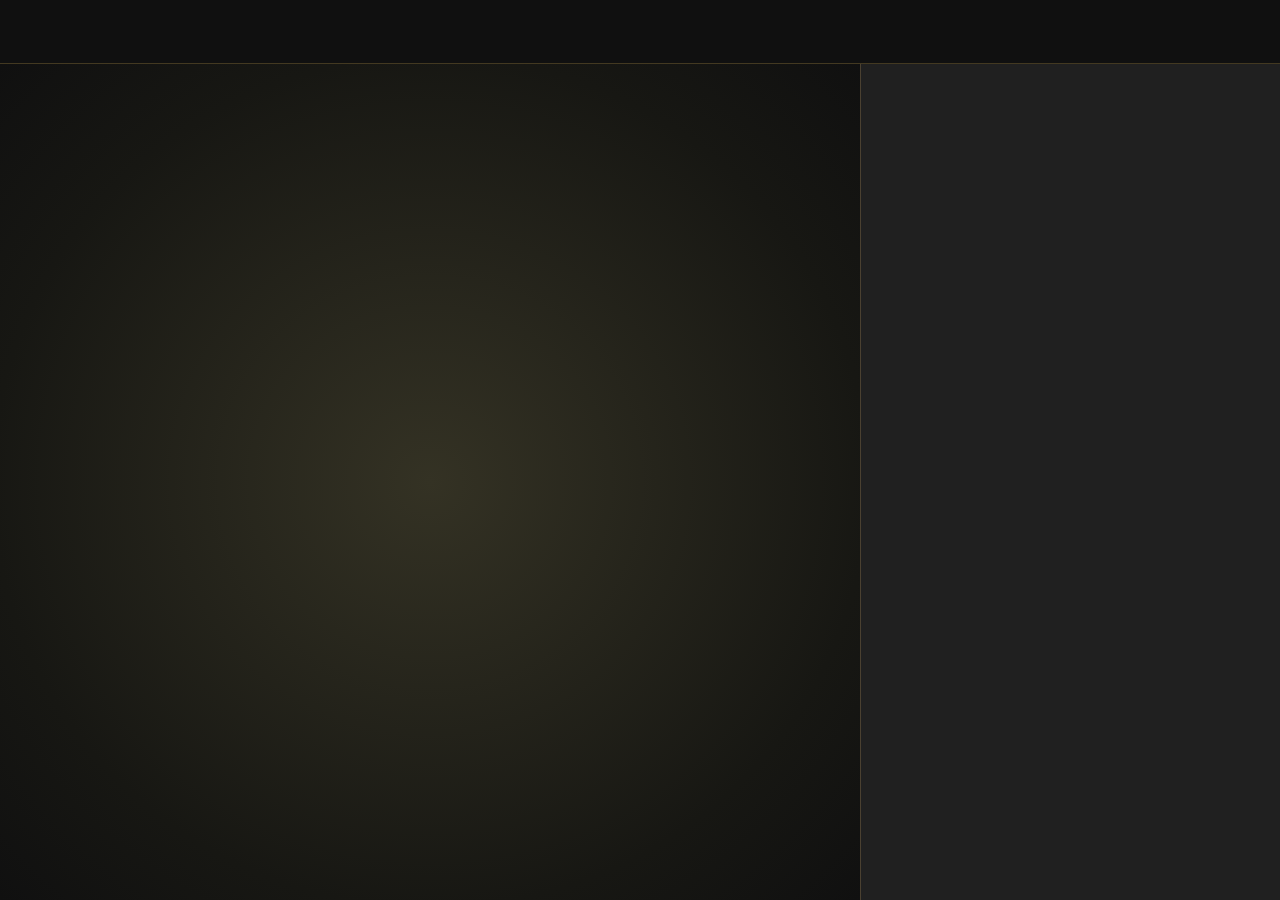
<file: lore/index.html>
<!DOCTYPE html>
<html lang="en">
<head>
<meta charset="utf-8">
<meta name="viewport" content="width=device-width, initial-scale=1">
<title>The Azeroth Atlas</title>
<meta http-equiv="refresh" content="0; url=atlas/">
<link rel="canonical" href="atlas/">
</head>
<body style="background:#101010;color:#bbb;font:16px system-ui,sans-serif;padding:24px">
  <p><a href="atlas/" style="color:#dfc77d">Open the Azeroth Atlas</a></p>
</body>
</html>
</file>
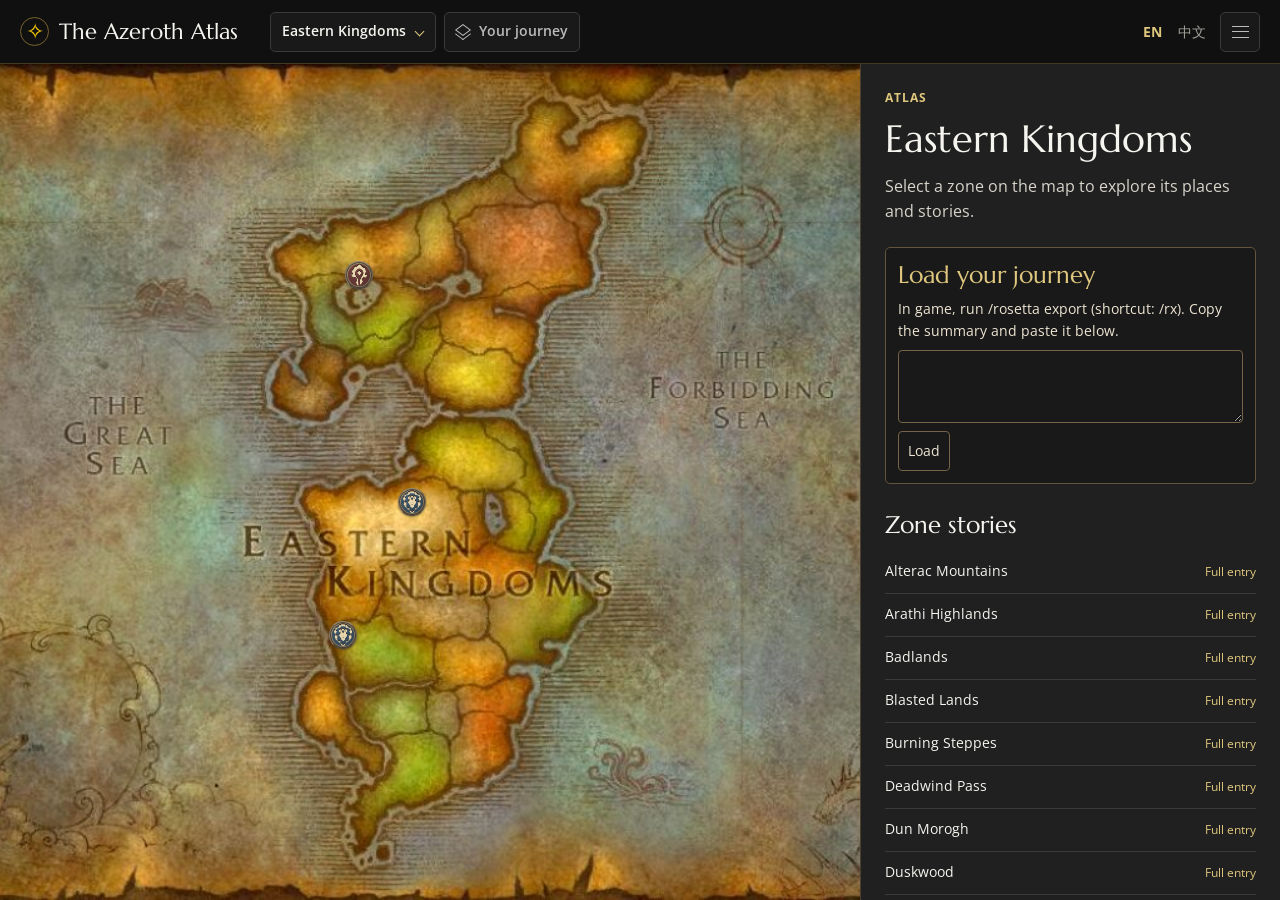
<file: lore/atlas/index.html>
<!doctype html>
<html lang="en">
<head>
  <meta charset="utf-8">
  <meta name="viewport" content="width=device-width, initial-scale=1">
  <meta name="description" content="Explore the maps, places, and stories of Classic-era Azeroth.">
  <title>The Azeroth Atlas</title>
  <link rel="preconnect" href="https://fonts.googleapis.com">
  <link rel="preconnect" href="https://fonts.gstatic.com" crossorigin>
  <link href="https://fonts.googleapis.com/css2?family=Marcellus&family=Open+Sans:wght@400;500;600;700&display=swap" rel="stylesheet">
  <link rel="stylesheet" href="styles.css">
  <script src="data/world.js" defer></script>
  <script src="data/chains.js" defer></script>
  <script src="data/geo.js" defer></script>
  <script src="data/ui_map_bounds.js" defer></script>
  <script src="journey.js" defer></script>
  <script src="i18n.js" defer></script>
  <script src="update.js" defer></script>
  <script src="app.js" defer></script>
</head>
<body>
  <a id="skip" class="skip" href="#reading">Skip to content</a>
  <header id="site-header"></header>
  <main id="atlas">
    <svg class="crest-filters" width="0" height="0" aria-hidden="true" focusable="false">
      <defs>
        <!-- The emblems are brighter than the blue field and darker than the red field in the red channel. -->
        <filter id="atlas-crest-alliance" color-interpolation-filters="sRGB">
          <feColorMatrix type="matrix" values="0 0 0 0 0  0 0 0 0 0  0 0 0 0 0  3.2 0 0 0 -.62" result="emblem"/>
          <feFlood result="pigment"/>
          <feComposite in="pigment" in2="emblem" operator="in"/>
        </filter>
        <filter id="atlas-crest-horde" color-interpolation-filters="sRGB">
          <feColorMatrix type="matrix" values="0 0 0 0 0  0 0 0 0 0  0 0 0 0 0  -4.25 0 0 1.75 0" result="emblem"/>
          <feFlood result="pigment"/>
          <feComposite in="pigment" in2="emblem" operator="in"/>
        </filter>
      </defs>
    </svg>
    <section id="map" tabindex="0">
      <div id="map-frame">
        <img id="map-art" class="map-image" alt="" draggable="false" hidden>
        <div id="map-overlays"></div>
      </div>
      <div id="map-labels"></div>
      <div id="zone-tip" class="zone-tip" role="tooltip" hidden></div>
      <div id="map-controls"></div>
      <aside id="map-popover" class="map-popover" aria-labelledby="place-title" hidden></aside>
    </section>
    <aside id="reading">
      <button id="sheet-handle" type="button" aria-controls="reading-scroll"></button>
      <div id="reading-scroll" tabindex="-1"></div>
    </aside>
  </main>
  <div id="atlas-update" class="atlas-update" hidden>
    <span role="status"></span>
    <button class="button" type="button"></button>
  </div>
  <dialog id="entry-dialog" aria-labelledby="dialog-title"></dialog>
  <noscript>Enable JavaScript to explore the atlas.</noscript>
</body>
</html>
</file>
<file: lore/atlas/styles.css>
:root {
  color-scheme: dark;
  --bg: #101010;
  --panel: #202020;
  --panel-deep: #191919;
  --text: #bbb;
  --heading: #f5f4ef;
  --gold: #ffd100;
  --soft-gold: #dfc77d;
  --line: #3a3a36;
  --muted: #a2a19a;
  --journey-ink: #39291f;
  --journey-paper: #bfae92;
  --journey-wash: #f0e3c9;
  --journey-bone: #eee5d3;
  --journey-bronze: #947c57;
  --serif: "Marcellus", Georgia, serif;
  --sans: "Open Sans", system-ui, sans-serif;
}

*, *::before, *::after { box-sizing: border-box; }
[hidden] { display: none !important; }
html, body { margin: 0; width: 100%; height: 100%; }
body {
  display: flex;
  flex-direction: column;
  height: 100dvh;
  overflow: hidden;
  background: var(--bg);
  color: var(--text);
  font: 1rem/1.58 var(--sans);
}

a { color: var(--soft-gold); text-underline-offset: .17em; }
a:hover { color: var(--gold); }
button, select { color: inherit; font: inherit; }
button { cursor: pointer; }
button, summary, select { touch-action: manipulation; }
button:focus-visible, a:focus-visible, summary:focus-visible, select:focus-visible,
input:focus-visible, textarea:focus-visible, [tabindex="0"]:focus-visible {
  outline: 2px solid var(--gold);
  outline-offset: 2px;
}

p { margin: 0 0 1em; }
p:last-child { margin-bottom: 0; }
h1, h2, h3 {
  color: var(--heading);
  font-family: var(--serif);
  font-weight: 400;
  line-height: 1.22;
  margin: 0 0 .45em;
}
h1 { font-size: clamp(2rem, 3vw, 2.5rem); }
h2 { font-size: 1.53rem; }
h3 { font-size: 1.23rem; }
h1:focus, .storyline:focus, #reading-scroll:focus { outline: 0; }
ul, ol { padding-left: 1.25em; }
img { display: block; max-width: 100%; }
summary { cursor: pointer; min-height: 40px; padding-block: 8px; }

.sr-only, .skip:not(:focus) {
  position: absolute;
  width: 1px;
  height: 1px;
  overflow: hidden;
  clip-path: inset(50%);
  white-space: nowrap;
}
.skip:focus {
  position: absolute;
  z-index: 12;
  top: 8px;
  left: 16px;
  padding: 8px 16px;
  background: var(--panel);
}

#site-header {
  display: flex;
  align-items: center;
  gap: clamp(12px, 2.6vw, 32px);
  position: relative;
  z-index: 5;
  min-height: 64px;
  padding: 8px 20px;
  background: var(--bg);
  border-bottom: 1px solid #433921;
}
.brand {
  display: inline-flex;
  align-items: center;
  gap: 10px;
  min-height: 40px;
  color: var(--heading);
  font: 1.4rem/1.15 var(--serif);
  text-decoration: none;
  white-space: nowrap;
}
.brand-compass {
  display: grid;
  place-items: center;
  flex: 0 0 29px;
  width: 29px;
  height: 29px;
  border: 1px solid #7a642d;
  border-radius: 50%;
  color: var(--gold);
  font: 1.35rem/1 var(--serif);
}
.map-switches, .header-tools, .language-slot { display: flex; align-items: center; gap: 8px; }
.header-tools { margin-left: auto; }
.continent-select { position: relative; }
.continent-select::after {
  content: "";
  position: absolute;
  right: 13px;
  top: 16px;
  width: 7px;
  height: 7px;
  border: solid var(--soft-gold);
  border-width: 0 1px 1px 0;
  transform: rotate(45deg);
  pointer-events: none;
}
.continent-select select, .journey-toggle, .atlas-menu > summary {
  appearance: none;
  min-height: 40px;
  border: 1px solid var(--line);
  border-radius: 5px;
  background: var(--panel-deep);
  font-size: .875rem;
  font-weight: 600;
}
.continent-select select { padding: 7px 29px 7px 11px; color: var(--heading); cursor: pointer; }
.journey-toggle {
  display: inline-flex;
  align-items: center;
  gap: 9px;
  padding: 7px 11px;
  white-space: nowrap;
}
.journey-toggle[aria-pressed="true"], .sequence-switch button[aria-pressed="true"] {
  border-color: var(--journey-bronze);
  color: var(--soft-gold);
  background: var(--panel);
}
.layer-icon {
  position: relative;
  width: 14px;
  height: 14px;
}
.layer-icon::before, .layer-icon::after {
  content: "";
  position: absolute;
  left: 2px;
  width: 10px;
  height: 10px;
  border: 1px solid currentColor;
  transform: rotate(45deg) skew(-8deg, -8deg);
}
.layer-icon::before { top: 0; }
.layer-icon::after { top: 4px; border-width: 0 1px 1px 0; }
.language-slot { gap: 0; }
.language-slot button {
  min-width: 40px;
  min-height: 40px;
  padding: 4px;
  border: 0;
  background: transparent;
  font-size: .85rem;
  color: var(--muted);
}
.language-slot button[aria-pressed="true"] { color: var(--soft-gold); font-weight: 700; }

.atlas-menu { position: relative; }
.atlas-menu > summary {
  list-style: none;
  display: grid;
  place-items: center;
  width: 40px;
  padding: 0;
}
.atlas-menu > summary::-webkit-details-marker { display: none; }
.atlas-menu[open] > summary, .atlas-menu > summary:hover { color: var(--gold); border-color: #75613b; }
.menu-icon {
  width: 17px;
  height: 12px;
  border-block: 1px solid currentColor;
  display: grid;
  align-items: center;
}
.menu-icon::after { content: ""; border-top: 1px solid currentColor; }
.menu-items {
  position: absolute;
  right: 0;
  top: calc(100% + 8px);
  width: 260px;
  max-height: calc(100dvh - 64px);
  overflow: auto;
  padding: 8px;
  border: 1px solid #51452e;
  border-radius: 6px;
  background: #181817;
  box-shadow: 0 10px 30px #000a;
}
.menu-items a {
  display: flex;
  align-items: center;
  min-height: 40px;
  border-radius: 3px;
  padding: 5px 10px;
  color: var(--text);
  text-decoration: none;
  font-size: .875rem;
}
.menu-items a:hover, .menu-items a[aria-current] { background: #29251c; color: var(--soft-gold); }
.menu-experiments { margin-top: 6px; padding: 8px 4px 0; border-top: 1px solid var(--line); }
.menu-experiments h2 { margin: 0 0 4px; font: 600 .875rem/1.4 var(--sans); }
.experiment-group { min-inline-size: 0; margin: 0; padding: 0; border: 0; }
.experiment-group + .experiment-group { margin-top: 8px; }
.experiment-group legend { padding: 0; color: var(--muted); font-size: .8rem; }
.experiment-options { display: flex; flex-wrap: wrap; gap: 2px; }
.experiment-options a { flex: 1 0 auto; justify-content: center; padding-inline: 5px; text-align: center; }

#atlas {
  display: grid;
  grid-template-columns: minmax(0, 1fr) 420px;
  position: relative;
  flex: 1;
  min-height: 0;
  isolation: isolate;
}
#map {
  position: relative;
  min-width: 0;
  min-height: 0;
  overflow: hidden;
  isolation: isolate;
  background: radial-gradient(ellipse at center, #343224, #171713 72%, #101010);
}
#map:focus-visible { outline-offset: -3px; }

#map-frame {
  position: absolute;
  left: 0;
  top: 0;
  width: 0;
  height: 0;
  pointer-events: none;
  overflow: hidden;
  box-shadow: 0 0 27px #0008;
}
.map-image, .zone-tile img { width: 100%; height: 100%; max-width: none; user-select: none; }
#map-overlays { position: absolute; inset: 0; }
.zone-tile, .zone-shapes, .map-path, #map-labels, .leader-lines { position: absolute; }
.zone-tile {
  outline: 1px solid #33281ab0;
  box-shadow: 0 1px 22px #291a1277;
}
.missing-tile { outline: 2px solid #fff2bb88; box-shadow: none; }
.map-path {
  --path-width: 1.5px;
  --path-halo-extra: 1.5px;
  --path-halo-opacity: .38;
  inset: 0;
  width: 100%;
  height: 100%;
  overflow: visible;
  pointer-events: none;
}
.map-path[data-style="current"].continent-path { --path-width: 1.2px; }
.map-path[data-style="ink"] {
  --path-width: 3.2px;
  --path-halo-extra: 3.2px;
  --path-halo-opacity: .76;
}
.map-path[data-style="dashed"] {
  --path-width: 2.8px;
  --path-halo-extra: 2.8px;
  --path-halo-opacity: .76;
}
.map-path[data-style="footsteps"] { --path-halo-opacity: .76; }
.map-path :is(path, circle) {
  vector-effect: non-scaling-stroke;
  stroke-linejoin: round;
}
.map-path :is(.path-ink, .path-halo) {
  fill: none;
  stroke: var(--journey-ink);
  stroke-width: var(--path-width);
  stroke-opacity: .9;
  stroke-linecap: round;
}
.map-path .path-halo {
  stroke: var(--journey-wash);
  stroke-width: calc(var(--path-width) + var(--path-halo-extra));
  stroke-opacity: var(--path-halo-opacity);
}
.map-path .path-chevron { --path-width: 1.7px; --path-halo-extra: 2.2px; }
.map-path[data-style="dashed"] .path-trace { stroke-dasharray: 7px 8px; }
.map-path :is(.path-arrow, circle) {
  fill: var(--journey-ink);
  stroke: var(--journey-wash);
  stroke-width: 2.6px;
  stroke-opacity: var(--path-halo-opacity);
  paint-order: stroke;
}

/* Continent zones: the painted patches light up under the pointer, as on the in-game world map. */
.zone-shapes { inset: 0; width: 100%; height: 100%; overflow: visible; }
.zone-shape { pointer-events: auto; cursor: pointer; outline: none; -webkit-tap-highlight-color: transparent; }
.zone-shape > * {
  pointer-events: all;
  fill: #fff6d8;
  fill-opacity: 0;
  stroke: #fff3c4;
  stroke-opacity: 0;
  stroke-width: 1.5px;
  stroke-linejoin: round;
  fill-rule: evenodd;
  vector-effect: non-scaling-stroke;
  transition: fill-opacity .12s ease-out, stroke-opacity .12s ease-out;
}
.zone-shape.visited:not(.is-hot) > * {
  fill: var(--journey-wash);
  fill-opacity: calc(.04 + .24 * var(--heat));
  stroke: var(--journey-wash);
  stroke-opacity: calc(.12 + .28 * var(--heat));
  stroke-width: 1px;
}
:is(.journey-count, .journey-order) .zone-shape.visited:not(.is-hot) > * {
  fill-opacity: .08;
  stroke-opacity: .22;
}
.zone-shape.chain-stop > * {
  fill-opacity: .14;
  stroke-opacity: .8;
}
.zone-shape.is-hot > * {
  fill: #fff6d8;
  fill-opacity: .3;
  stroke-opacity: 1;
  stroke-width: 2px;
  filter: drop-shadow(0 0 3px #ffd86ad0);
}
.city-marker {
  position: absolute;
  display: grid;
  place-items: center;
  width: 34px;
  height: 34px;
  transform: translate(-50%, -50%);
  border-radius: 50%;
  pointer-events: auto;
  -webkit-tap-highlight-color: transparent;
}
.crest-face {
  width: 24px;
  height: 24px;
  border: 1px solid;
  border-color: var(--badge-rim, var(--soft-gold));
  border-radius: 50%;
  box-shadow: var(--badge-halo, 0 1px 4px #20160ed9);
  transition: border-color .12s ease-out, box-shadow .12s ease-out;
}
.crest-face img { width: 100%; height: 100%; border-radius: inherit; }
.city-marker.visited .crest-face {
  --badge-halo: var(--crest-visited-halo,
    0 1px 4px #20160ed9, 0 0 0 3px color-mix(in srgb, var(--journey-wash) calc(20% + 35% * var(--heat)), transparent));
}
.city-marker:is(.is-hot, :active, :focus-visible) .crest-face {
  --badge-rim: #fff3c4;
  --badge-halo: var(--crest-hot-halo, 0 0 5px #ffd86ad0);
}

.zone-tip {
  position: absolute;
  z-index: 3;
  width: max-content;
  max-width: min(290px, calc(100% - 16px));
  padding: 7px 11px 9px;
  border: 1px solid #8a7749;
  border-radius: 5px;
  background: #17140fef;
  box-shadow: 0 4px 14px #000a;
  pointer-events: none;
  font-size: .875rem;
  line-height: 1.42;
}
.zone-tip .eyebrow, .map-popover .eyebrow { display: block; margin-bottom: 1px; font-size: .72rem; }
.tip-name { display: block; color: var(--gold); font: 1.2rem/1.25 var(--serif); }
.zone-tip p { margin: 3px 0 0; }
.tip-journey { color: var(--journey-bone); }
.map-popover p { margin: 6px 0 0; }
.card-link { margin-top: 10px; color: var(--soft-gold); }

.zone-badge {
  position: absolute;
  display: grid;
  place-items: center;
  min-width: 24px;
  height: 24px;
  padding-inline: 5px;
  transform: translate(calc(-50% + var(--marker-x, 0px)), calc(-50% + var(--marker-y, 0px)));
  border: 1px solid var(--journey-bronze);
  border-radius: 12px;
  background: var(--panel-deep);
  box-shadow: 0 1px 4px #20160ed9;
  color: var(--journey-bone);
  font: 700 .78rem/1 var(--sans);
  font-variant-numeric: tabular-nums;
  pointer-events: none;
}
.journey-legend { margin: 6px 0 0; font-size: .875rem; }

#map-labels { inset: 0; pointer-events: none; }
.leader-lines { inset: 0; width: 100%; height: 100%; overflow: visible; }
.leader-lines line { stroke: #f8e3acba; stroke-width: 1px; filter: drop-shadow(0 0 1px #1d130a); }
.leader-lines circle { fill: #eed7a5; stroke: #39271a; stroke-width: 1px; }
.visit-badge {
  display: inline-grid;
  flex: 0 0 auto;
  min-width: 20px;
  height: 20px;
  padding-inline: 3px;
  place-items: center;
  border: 1px solid var(--journey-bronze);
  border-radius: 50%;
  background: var(--panel-deep);
  color: var(--journey-bone);
  font: 700 .75rem/1 var(--sans);
  font-variant-numeric: tabular-nums;
}

.crest-filters { position: absolute; }
.crest-filters feFlood { flood-color: var(--crest-pigment); }
.city-marker[data-faction="alliance"] { --crest-mask: url(#atlas-crest-alliance); }
.city-marker[data-faction="horde"] { --crest-mask: url(#atlas-crest-horde); }

[data-crest]:not([data-crest="current"]) .crest-face,
[data-numbers]:not([data-numbers="current"]) :is(.zone-badge, .visit-badge, .journey-pin > span) {
  border-color: var(--badge-rim);
  border-radius: var(--badge-shape);
  background: var(--badge-fill);
  box-shadow: var(--badge-relief), var(--badge-halo, 0 0 transparent);
}
[data-crest]:not([data-crest="current"]) .crest-face {
  width: 28px;
  height: 28px;
  --crest-visited-halo: 0 0 0 2px color-mix(in srgb, var(--journey-wash) calc(12% + 26% * var(--heat)), transparent);
  --crest-hot-halo: 0 0 0 1px #fff3c44d, 0 0 3px #e5cc9866;
}
[data-crest]:not([data-crest="current"]) .city-marker:focus-visible { outline-color: #fff3c4; }
[data-numbers]:not([data-numbers="current"]) :is(.zone-badge, .visit-badge) {
  min-width: 22px;
  height: 22px;
  padding-inline: var(--badge-padding, 4px);
  font: 700 .875rem/1 var(--badge-font, var(--serif));
  white-space: nowrap;
}
[data-numbers]:not([data-numbers="current"]) :is(.zone-badge, .visit-badge, .journey-pin > span) {
  color: var(--badge-digit);
  font-variant-numeric: lining-nums tabular-nums;
}
[data-numbers]:not([data-numbers="current"]) :is(.zone-badge.is-hot, .zone-directory a:is(:hover, :focus-visible) .visit-badge) {
  --badge-rim: #d6bd91;
}

/* Ink on parchment, with a slightly uneven stamped edge. */
[data-crest="ink"] { --crest-pigment: #4c3526; }
[data-crest="ink"] .crest-face,
[data-numbers="ink"] :is(.zone-badge, .visit-badge, .journey-pin > span) {
  --badge-shape: 48% 52% 49% 47% / 47% 48% 53% 52%;
  --badge-rim: #72583e;
  --badge-fill: var(--journey-paper);
  --badge-relief: inset 0 0 0 1px #654a352d;
  --badge-halo: 0 0 0 1px #dbc59880;
  --badge-digit: var(--journey-ink);
}
[data-numbers="ink"] :is(.zone-badge, .visit-badge) {
  --badge-padding: 2px;
  --badge-font: var(--sans);
}
[data-crest="ink"] .crest-face {
  --badge-fill: radial-gradient(ellipse at 39% 32%, #d9c69c, #c1a677);
  --badge-halo: 0 0 0 2px #dbc5989c;
}
[data-crest="ink"] .crest-face img { filter: var(--crest-mask); }

/* Pressed wax with a high lip and a shallow relief on the emblem. */
[data-crest="seal"] { --crest-pigment: #bac0b8; }
[data-crest="seal"] #atlas-crest-horde { --crest-pigment: #c18b7a; }
[data-crest="seal"] .crest-face,
[data-numbers="seal"] :is(.zone-badge, .visit-badge, .journey-pin > span) {
  --badge-shape: 43% 51% 46% 49% / 49% 42% 53% 46%;
  --badge-rim: #8d7b69 #625449 #3b3028 #746554;
  --badge-fill: #443d37;
  --badge-relief: inset 0 1px 0 1px #e6d0af29, inset 0 -2px 1px #24191670;
  --badge-halo: 0 1px 2px #21181180;
  --badge-digit: #e0d2bb;
}
[data-crest="seal"] .crest-face {
  --badge-fill: linear-gradient(145deg, #737778, #52565a 48%, #3e4147);
}
[data-crest="seal"] .crest-face img {
  filter: var(--crest-mask) drop-shadow(0 1px 0 #251a17) drop-shadow(0 -.5px 0 #f7e0b74d);
}
[data-crest="seal"] .city-marker[data-faction="horde"] .crest-face {
  --badge-fill: linear-gradient(145deg, #8d6055, #6b423c 48%, #4b2a26);
}

/* A thin engraved ring and a directional bevel on darkened metal. */
[data-crest="medallion"] { --crest-pigment: #e6d4ad; }
[data-crest="medallion"] .crest-face,
[data-numbers="medallion"] :is(.zone-badge, .visit-badge, .journey-pin > span) {
  --badge-shape: 50%;
  --badge-rim: #948775 #6c6254 #4d4439 #807363;
  --badge-fill: linear-gradient(145deg, #5a554c, #494540 54%, #544f45);
  --badge-relief: inset 0 0 0 1px #252019a6, inset 0 0 0 2px var(--engraving-highlight, #d8c7a421);
  --badge-halo: 0 1px 2px #21181180;
  --badge-digit: #eee5d3;
}
[data-crest="medallion"] .crest-face {
  --badge-fill: radial-gradient(ellipse at 34% 24%, #907a56, #67563f 51%, #453b30);
  --engraving-highlight: #d8c7a454;
  position: relative;
}
[data-crest="medallion"] .city-marker[data-faction="alliance"] {
  --crest-enamel: radial-gradient(ellipse at 34% 24%, #435d72, #2d414f);
}
[data-crest="medallion"] .city-marker[data-faction="horde"] {
  --crest-enamel: radial-gradient(ellipse at 34% 24%, #79443f, #522c2b);
}
/* The enamel begins inside the two inset bezel rings. */
[data-crest="medallion"] .crest-face::before {
  content: "";
  position: absolute;
  inset: 2px;
  border-radius: inherit;
  background: var(--crest-enamel);
}
[data-crest="medallion"] .crest-face img {
  position: relative;
  filter: var(--crest-mask) drop-shadow(0 -1px 0 #332719);
}

.map-pin {
  position: absolute;
  display: grid;
  place-items: center;
  transform: translate(calc(-50% + var(--marker-x, 0px)), calc(-50% + var(--marker-y, 0px)));
  pointer-events: auto;
  -webkit-tap-highlight-color: transparent;
  width: 40px;
  height: 40px;
  border: 0;
  padding: 0;
  background: transparent;
  color: #f8f0db;
}
.map-pin > span {
  display: grid;
  place-items: center;
  border: 1px solid #fff5ce;
  box-shadow: 0 1px 4px #20160ed9;
}
.lore-pin > span {
  width: 14px;
  height: 14px;
  border-radius: 50%;
  background: #453013;
}
.lore-pin > span::after {
  content: "";
  width: 4px;
  height: 4px;
  transform: rotate(45deg);
  background: var(--gold);
}
.journey-pin > span {
  width: var(--dot-size);
  height: var(--dot-size);
  border-radius: 50%;
  border-color: var(--journey-bronze);
  background: var(--panel-deep);
  color: var(--journey-bone);
  font-size: .8rem;
  font-weight: 700;
}
.map-pin:hover, .map-pin:focus-visible, .map-pin[aria-expanded="true"] { z-index: 1; }
.map-pin:hover > span, .map-pin[aria-expanded="true"] > span { outline: 2px solid #fff8dc; outline-offset: 2px; }

[data-status="done"] { --chain-tone: #b5d6ab; --chain-fill: #284531; }
[data-status="active"] { --chain-tone: #b4d9ef; --chain-fill: #264352; }
[data-status="next"] { --chain-tone: #f2d895; --chain-fill: #523d20; }
[data-status="locked"] { --chain-tone: #d2d0c8; --chain-fill: #3a3836; }
.chain-pin { min-width: 32px; width: auto; height: 32px; }
.chain-pin > span {
  min-width: 25px;
  width: auto;
  height: 25px;
  padding: 0 5px;
  border-radius: 13px;
  border-color: var(--chain-tone, #cfb88b);
  background: var(--chain-fill, #25231f);
  color: var(--chain-tone, #fff0cb);
  line-height: 1;
}
.chain-pin[aria-pressed="true"] { z-index: 1; }
.chain-pin[aria-pressed="true"] > span {
  outline: 2px solid #fff8dc;
  outline-offset: 2px;
}
.chain-continuation { margin-left: auto; }

#map-controls {
  position: absolute;
  inset: 12px 12px auto;
  display: flex;
  align-items: flex-start;
  justify-content: space-between;
  pointer-events: none;
}
#map-controls > * { pointer-events: auto; }
.map-back, .icon-button {
  display: inline-flex;
  align-items: center;
  justify-content: center;
  min-height: 40px;
  min-width: 40px;
  border: 1px solid #8a7749;
  border-radius: 5px;
  background: #181612f2;
  color: #ffeac0;
  text-decoration: none;
}
.map-back { max-width: calc(100% - 52px); padding: 6px 11px; font-size: .875rem; }
.map-back:hover, .icon-button:hover { border-color: var(--gold); color: var(--gold); }

.map-popover {
  position: absolute;
  z-index: 2;
  width: min(270px, calc(100% - 16px));
  max-height: calc(100% - 16px);
  overflow: auto;
  overscroll-behavior: contain;
  padding: 8px 12px 12px;
  border: 1px solid #847046;
  border-radius: 5px;
  background: #201d17;
  box-shadow: 0 5px 18px #000b;
  cursor: auto;
  font-size: .9rem;
}
.popover-heading { display: flex; justify-content: space-between; align-items: center; gap: 8px; }
.popover-heading h2 { margin: 0; font-size: 1.25rem; }
.icon-button { font-size: 1.4rem; line-height: 1; }
.map-popover .icon-button { background: transparent; border-color: transparent; }
.map-popover dl { display: grid; grid-template-columns: 1fr auto; gap: 4px 12px; margin: 4px 0 0; }
.map-popover dd { margin: 0; color: var(--heading); }

#reading {
  display: flex;
  flex-direction: column;
  position: relative;
  min-width: 0;
  min-height: 0;
  border-left: 1px solid #4a4030;
  background: var(--panel);
}
#reading.is-overlay { margin-left: -28px; box-shadow: -9px 0 21px #100e0c70; }
#reading-scroll {
  position: relative;
  flex: 1;
  min-height: 0;
  overflow: auto;
  overscroll-behavior: contain;
  overflow-wrap: anywhere;
  padding: 25px 24px 38px;
  scrollbar-color: #595248 var(--panel);
}
#sheet-handle { display: none; }
.entry-heading { margin-bottom: 23px; }
.entry-heading h1 { margin: 0 0 .28em; }
.eyebrow {
  display: block;
  margin-bottom: 8px;
  color: var(--soft-gold);
  font-size: .75rem;
  font-weight: 700;
  letter-spacing: .08em;
  text-transform: uppercase;
}
.lead { color: #d8d4cb; }
.entry-meta {
  padding-block: 10px;
  border-block: 1px solid var(--line);
  color: var(--soft-gold);
  font-size: .875rem;
}
.entry-meta span { padding-inline: 4px; }
#reading-scroll section { margin: 26px 0; }
.muted, .notice { color: var(--muted); }
.notice, .interpretation {
  padding: 11px 13px;
  border-left: 2px solid #79643a;
  background: var(--panel-deep);
  font-size: .875rem;
}
.interpretation { margin-bottom: 10px; }
.interpretation strong { color: var(--soft-gold); }
.interpretation p { margin-top: 4px; }

.zone-directory, .place-list, .source-list, .credit-images {
  list-style: none;
  padding: 0;
  margin: 0;
}
.zone-directory li { position: relative; border-bottom: 1px solid var(--line); }
.zone-directory li a {
  display: flex;
  align-items: center;
  gap: 8px;
  min-height: 42px;
  color: var(--heading);
  text-decoration: none;
  font-size: .9rem;
}
.zone-directory li:has(small) a { padding-right: 5.5rem; }
.zone-directory small {
  position: absolute;
  right: 0;
  top: 50%;
  transform: translateY(-50%);
  color: var(--soft-gold);
  font-size: .75rem;
  pointer-events: none;
}
.zone-directory.other-zones li a { color: var(--text); }
.zone-directory li a:hover { color: var(--gold); }

#reading-scroll .journey-card {
  margin: 18px 0;
  padding: 12px;
  background: var(--panel-deep);
  border: 1px solid color-mix(in srgb, var(--journey-bronze) 60%, var(--panel-deep));
  border-radius: 5px;
  color: var(--journey-bone);
}
#reading-scroll #session-recap { margin: 21px 0 18px; }
#session-title { margin-bottom: 4px; font-size: clamp(1.65rem, 3vw, 2rem); }
.session-facts, .session-route { margin: 0; font-size: .84rem; color: var(--muted); }
.session-route { margin-top: 9px; color: var(--text); }
.session-route + .session-facts { margin-top: 12px; }
.session-group { margin-top: 22px; }
.session-group h3 small { margin-inline-start: .35em; color: var(--muted); font: .8rem var(--sans); }
.session-group ul, .story-cast, .story-connections { list-style: none; padding: 0; margin: 0; }
.session-group li + li { margin-top: 9px; }
.session-story {
  display: grid;
  align-items: start;
  gap: 10px;
  padding: 8px;
  border-inline-start: 4px solid var(--journey-bronze);
  border-radius: 4px;
  background: var(--journey-bone);
  box-shadow: 0 4px 12px #0004;
  color: var(--journey-ink);
  text-decoration: none;
}
.session-story.has-photo { grid-template-columns: clamp(65px, 24vw, 96px) minmax(0, 1fr); }
.session-story[data-story-status="finished"] { border-inline-start-color: #6c8a4f; }
.session-story[data-story-status="advanced"] { border-inline-start-color: var(--soft-gold); }
.session-story-copy { display: grid; gap: 2px; font-size: .84rem; line-height: 1.42; }
.session-story strong { font: 1.05rem/1.25 var(--serif); }
.session-story:hover { color: var(--journey-ink); background: var(--journey-wash); }
.session-story:hover strong { text-decoration: underline; }
.session-nav { display: flex; flex-wrap: wrap; gap: 6px; margin-top: 18px; padding-top: 10px; border-top: 1px solid var(--line); }
.session-nav [data-session="newer"] { margin-inline-start: auto; }

.story-map {
  display: block;
  position: relative;
  width: 100%;
  overflow: hidden;
  border-radius: 2px;
  background: var(--journey-paper);
}
.story-map img { position: absolute; max-width: none; filter: sepia(.22) saturate(.9); }
.story-map svg { position: absolute; inset: 0; width: 100%; height: 100%; }
.story-map polyline {
  fill: none;
  stroke: var(--journey-wash);
  stroke-width: 2.5;
  stroke-dasharray: 6 5;
  stroke-linecap: round;
  filter: drop-shadow(0 1px 1px #24180c80);
}
.story-map-pin {
  position: absolute;
  width: 19px;
  height: 19px;
  border: 2px solid var(--journey-wash);
  border-radius: 50%;
  background: var(--journey-ink);
  box-shadow: 0 1px 4px #0009;
  transform: translate(-50%, -50%);
}
.story-map-square .story-map-pin { width: 17px; height: 17px; }
.story-map-pin.is-last { background: var(--gold); border-color: var(--journey-ink); }
.story-stamp {
  display: block;
  color: color-mix(in srgb, var(--journey-bronze) 56%, var(--journey-ink));
  font-size: .72rem;
  letter-spacing: .045em;
  text-transform: uppercase;
}

.story-heading { padding-right: 0; }
.story-heading h1, .story-heading .eyebrow { padding-right: 42px; }
.story-heading .lead { color: var(--heading); font: 1.2rem/1.45 var(--serif); }
.story-telling {
  display: flex;
  align-items: center;
  gap: 10px;
  padding: 10px 12px;
  border: 1px solid var(--line);
  border-radius: 7px;
  background: var(--panel-deep);
  color: var(--muted);
  font-size: .84rem;
}
.story-telling strong { color: var(--heading); }
.chapter-dots { display: flex; flex: 0 0 auto; flex-wrap: wrap; gap: 5px; max-width: 35%; }
.chapter-dots span { width: 10px; height: 10px; border: 1px solid var(--muted); border-radius: 50%; }
.chapter-dots .is-played { border-color: var(--soft-gold); background: var(--soft-gold); }
#reading-scroll .story-chapter { margin: 29px 0; }
.story-chapter:focus, .chapter-veil:focus, #session-title:focus { outline: 0; }
.story-chapter > .eyebrow { margin-bottom: 2px; color: var(--muted); font-weight: 400; }
.chapter-prose { font-size: 1.025rem; }
html[lang="en"] .chapter-prose > p:first-child::first-letter {
  float: left;
  margin: 5px 6px 0 0;
  color: var(--soft-gold);
  font: 2.75rem/.88 var(--serif);
}
.chapter-prose blockquote {
  margin: 15px 0;
  padding-left: 12px;
  border-left: 2px solid var(--soft-gold);
  color: var(--heading);
  font: 1.15rem/1.42 var(--serif);
}
.chapter-prose blockquote p { margin: 0; }
.chapter-prose cite { color: var(--muted); font: .82rem/1.4 var(--sans); }
.chapter-photo {
  display: block;
  width: 100%;
  margin: 15px 0 12px;
  padding: 8px 8px 10px;
  border: 0;
  border-radius: 3px;
  background: var(--journey-bone);
  box-shadow: 0 6px 18px #0007;
  color: var(--journey-ink);
  font-size: .875rem;
  text-align: left;
  transform: rotate(-.65deg);
}
.story-chapter:nth-of-type(even) .chapter-photo { transform: rotate(.65deg); }
.chapter-photo:hover, .chapter-photo[aria-pressed="true"] { background: var(--journey-wash); }
.chapter-photo-caption { display: grid; gap: 2px; padding: 7px 4px 0; }
.chapter-interlude { margin: 13px 0 0; padding-left: 10px; border-left: 2px solid var(--journey-bronze); color: var(--muted); font-size: .875rem; }
.chapter-quests { margin-top: 13px; border-top: 1px dashed var(--line); font-size: .84rem; }
.chapter-quests summary { color: var(--muted); }
.chapter-veil {
  padding: 20px 14px;
  border: 1px dashed var(--journey-bronze);
  border-radius: 8px;
  background: var(--panel-deep);
  text-align: center;
}
.chapter-veil p { margin: 0 0 8px; font-size: .9rem; }
.chapter-veil .button { margin-top: 4px; }
.story-meaning {
  padding: 15px;
  border: 1px solid #634835;
  border-radius: 7px;
  background: #251e19;
}
.story-meaning-locked { font-size: .875rem; }
.story-cast, .story-connections { display: grid; gap: 8px; }
:is(.story-cast, .story-connections) li {
  padding: 9px 11px;
  border: 1px solid var(--line);
  border-radius: 6px;
  background: var(--panel-deep);
  font-size: .88rem;
}
.story-cast strong { color: var(--heading); font: 1.03rem var(--serif); }
:is(.story-cast, .story-connections) li > span { display: block; color: var(--muted); font-size: .83rem; }

#reading-scroll .journey-chains { margin: 16px 0 0; border-top: 1px solid var(--line); padding-top: 12px; }
.journey-chains h4 { margin: 12px 0 3px; color: var(--heading); font-size: .84rem; }
.journey-chains > p { font-size: .875rem; }
.chain-rows { list-style: none; margin: 0; padding: 0; }
.chain-row { padding: 7px 0; border-bottom: 1px solid var(--line); }
.chain-row:last-child { border-bottom: 0; }
.chain-row a { display: inline-block; font-weight: 600; }
.chain-row p { margin: 2px 0 0; font-size: .8125rem; line-height: 1.4; }
.chain-row .chain-next { color: var(--soft-gold); }
.chain-heading { position: relative; padding-right: 48px; }
.chain-close { position: absolute; top: 0; right: 0; }
.chain-parallel {
  border-left: 2px solid var(--journey-bronze);
  padding-left: 10px;
}
.chain-parallel > p { margin: 0 0 6px; color: var(--muted); font-size: .8125rem; }
.chain-steps, .chain-parallel { display: grid; gap: 8px; }
.chain-step {
  border: 1px solid var(--line);
  border-radius: 5px;
  background: var(--panel-deep);
  padding: 8px 10px;
  scroll-margin-top: 8px;
}
.chain-step.is-selected { border-color: var(--soft-gold); }
.chain-step h3 { margin: 0; }
.chain-step button {
  display: flex;
  align-items: center;
  gap: 8px;
  width: 100%;
  min-height: 40px;
  padding: 0;
  border: 0;
  background: transparent;
  text-align: left;
}
.chain-step button:hover { color: var(--soft-gold); }
.chain-number {
  display: grid;
  place-items: center;
  flex: 0 0 26px;
  height: 26px;
  border: 1px solid var(--journey-bronze);
  border-radius: 50%;
  color: var(--soft-gold);
  font: 600 .875rem/1 var(--sans);
}
.chain-status {
  margin-left: auto;
  padding: 3px 7px;
  border-radius: 4px;
  background: var(--chain-fill);
  color: var(--chain-tone);
  font: 600 .75rem/1.3 var(--sans);
  white-space: nowrap;
}
.chain-step-details { padding-left: 34px; font-size: .875rem; }
.chain-step-details p, .chain-step-details ul { margin: 0 0 4px; }
.chain-step-meta {
  display: flex;
  flex-wrap: wrap;
  align-items: baseline;
  gap: 4px 12px;
  color: var(--muted);
  font-size: .8125rem;
}
.chain-step-details .chain-step-meta:last-child { margin-bottom: 0; }

.journey-heading, .visit-header { display: flex; align-items: center; justify-content: space-between; gap: 8px; }
.journey-heading h2 { color: var(--soft-gold); margin: 0; }
.journey-characters { display: flex; align-items: center; flex-wrap: wrap; gap: 6px 10px; margin-top: 8px; }
.journey-characters label, .journey-characters select { max-width: 100%; }
.journey-card :is(button, select, textarea) {
  border: 1px solid color-mix(in srgb, var(--journey-bronze) 75%, var(--panel-deep));
  border-radius: 4px;
  background: var(--panel-deep);
  color: var(--journey-bone);
}
.journey-card :is(button, select) { min-height: 40px; padding: 4px 9px; font-size: .875rem; }
.journey-card button:hover { border-color: var(--journey-paper); }
.journey-import-form { display: grid; gap: 8px; justify-items: start; margin-top: 8px; }
.journey-import-form p, .journey-feedback { margin: 0; font-size: .875rem; }
.journey-import-form textarea {
  width: 100%;
  min-height: 5em;
  padding: 6px 8px;
  resize: vertical;
  font: .875rem/1.4 ui-monospace, monospace;
}
.journey-import-form textarea[aria-invalid="true"] { border-color: var(--journey-wash); }
.journey-feedback { color: var(--journey-wash); }
.journey-feedback:empty { display: none; }
.journey-card > .journey-feedback { margin-top: 8px; }
#journey-import { margin-top: 8px; border-top: 1px solid var(--line); }
#journey-import summary { color: var(--journey-paper); font-size: .875rem; }
.visit-header { font-size: .875rem; }
.path-toggle {
  display: flex;
  align-items: center;
  min-height: 40px;
  cursor: pointer;
  gap: 5px;
}
.path-toggle input { accent-color: var(--soft-gold); }
.visit-order {
  line-height: 1.9;
  font-size: .95rem;
  font-weight: 600;
  font-variant-numeric: tabular-nums;
}
.visit-order > span:not([aria-hidden]) { white-space: nowrap; }
.sequence-switch { display: flex; flex-wrap: wrap; gap: 6px; margin-top: 8px; }

.history { list-style: none; margin: 12px 0 0; padding-left: 6px; }
.history li { position: relative; border-left: 1px solid #605337; padding: 0 0 19px 17px; }
.history li::before {
  content: "";
  position: absolute;
  left: -4px;
  top: 7px;
  width: 7px;
  height: 7px;
  transform: rotate(45deg);
  background: #b2985f;
}
.history li:last-child { padding-bottom: 2px; }
.history .eyebrow { margin-bottom: 4px; }
.storyline { border-top: 1px solid #625337; padding-top: 10px; }
.storyline > h3 { margin-bottom: 10px; font-size: 1.36rem; }
.storyline > h3 a { display: inline-flex; align-items: center; min-height: 40px; text-decoration-color: #9b8149; }
.story-index { border-bottom: 1px solid var(--line); }
.story-index summary { color: var(--soft-gold); }
.story-index ul { margin: 0 0 8px; }
.story-index a { display: inline-flex; align-items: center; min-height: 40px; }
.beat { padding: 13px; margin-bottom: 10px; border: 1px solid var(--line); border-radius: 4px; background: var(--panel-deep); }
.beat .edition { text-transform: none; letter-spacing: 0; }
.quest-telling, .entry-sources { border-top: 1px solid var(--line); font-size: .875rem; }
.quest-telling summary, .entry-sources summary { color: var(--soft-gold); }
.quest-chips, .people-links, .connection-links { display: flex; flex-wrap: wrap; gap: 6px 8px; }
.quest-chips span { padding: 2px 6px; border: 1px solid var(--line); border-radius: 3px; }
.text-button, .gloss-term {
  min-width: 40px;
  min-height: 40px;
  padding: 0;
  border: 0;
  background: transparent;
  color: var(--soft-gold);
  text-decoration: underline;
  text-decoration-color: #9c8755;
  text-underline-offset: .17em;
}
.gloss-term { display: inline; text-decoration-style: dotted; }
.text-button:hover, .gloss-term:hover { color: var(--gold); }
.place-list li, .faction { padding: 6px 0 9px; border-bottom: 1px solid var(--line); }
.place-list p { font-size: .9rem; }

.figure-grid { display: grid; grid-template-columns: repeat(2, minmax(0, 1fr)); gap: 8px; }
.figure-card, .glossary-card, .saga-cards article {
  border: 1px solid var(--line);
  border-radius: 5px;
  background: var(--panel-deep);
}
.figure-card {
  min-height: 77px;
  padding: 9px 10px;
  font-size: .875rem;
  text-align: left;
}
.figure-card strong, .figure-card span { display: block; }
.figure-card strong, .glossary-card strong { color: var(--soft-gold); }
.figure-card:hover, .glossary-card:hover, .saga-cards article:focus-within { border-color: #8a7442; }
.button {
  display: inline-flex;
  align-items: center;
  min-height: 40px;
  padding: 6px 10px;
  border: 1px solid #615538;
  border-radius: 4px;
  background: var(--panel-deep);
  font-size: .875rem;
  text-decoration: none;
}
.button:hover { border-color: #a08648; }

.atlas-update {
  position: fixed;
  z-index: 4;
  inset: auto 12px 12px auto;
  display: flex;
  align-items: center;
  gap: 10px;
  max-width: min(340px, calc(100% - 24px));
  padding: 5px 5px 5px 12px;
  border: 1px solid #70603b;
  border-radius: 5px;
  background: var(--panel);
  color: var(--heading);
  box-shadow: 0 5px 18px #000a;
  font-size: .875rem;
}
.atlas-update .button { color: var(--soft-gold); white-space: nowrap; }

.panel-bar { display: flex; align-items: center; justify-content: space-between; gap: 16px; margin-bottom: 10px; }
.panel-bar a { display: inline-flex; align-items: center; min-height: 40px; }
.panel-close { margin-left: auto; }
.saga-cards, .glossary-grid { display: grid; gap: 9px; }
.saga-cards article { padding: 10px 13px; }
.saga-cards h2 { margin-bottom: 5px; }
.saga-cards h2 a { display: inline-flex; align-items: center; min-height: 40px; }
.saga-cards p { font-size: .9rem; margin-bottom: 6px; }
.saga-cards small { color: var(--muted); }
.glossary-card {
  display: grid;
  grid-template-columns: 72px minmax(0, 1fr);
  align-items: center;
  gap: 10px;
  width: 100%;
  min-height: 92px;
  padding: 9px;
  text-align: left;
}
.glossary-card img, .gloss-placeholder {
  width: 72px;
  height: 70px;
  border: 1px solid var(--line);
  border-radius: 3px;
  object-fit: cover;
}
.gloss-placeholder { display: grid; place-items: center; color: var(--soft-gold); }
.glossary-card strong { display: block; margin-bottom: 3px; font: 1.2rem/1.25 var(--serif); }
.glossary-card small { display: -webkit-box; -webkit-box-orient: vertical; -webkit-line-clamp: 2; overflow: hidden; font-size: .83rem; }
.source-list li, .credit-images li { border-bottom: 1px solid var(--line); }
.source-list li a, .credit-images li a { display: flex; align-items: center; min-height: 40px; font-size: .875rem; }
.source-list li span { display: block; margin-bottom: 8px; font-size: .875rem; }

dialog {
  position: fixed;
  width: min(520px, calc(100% - 32px));
  max-height: calc(100% - 32px);
  overflow: auto;
  padding: 25px 20px;
  border: 1px solid #70603b;
  border-radius: 6px;
  background: var(--panel);
  color: var(--text);
  box-shadow: 0 12px 48px #000a;
}
dialog::backdrop { background: #0a0805b8; }
.dialog-close { position: absolute; top: 12px; right: 12px; }
dialog > .eyebrow, #dialog-title { padding-right: 44px; }
.dialog-image { width: 100%; max-height: 250px; object-fit: cover; margin-bottom: 12px; border-radius: 3px; }

@media (700px <= width < 1000px) {
  #site-header { gap: 14px; padding-inline: 16px; }
  .brand { font-size: 1.23rem; }
  #atlas { grid-template-columns: minmax(0, 1fr) minmax(280px, 39%); }
  #reading-scroll { padding-inline: 16px; }
}

@media (width < 700px) {
  #site-header { flex-wrap: wrap; gap: 4px 8px; padding: 4px 16px 7px; min-height: 0; }
  .brand { font-size: clamp(1rem, 5vw, 1.27rem); gap: 7px; }
  .brand-compass { flex-basis: 24px; width: 24px; height: 24px; font-size: 1.1rem; }
  .map-switches { flex: 1 0 100%; order: 1; }
  .header-tools { gap: 4px; }
  .continent-select select, .journey-toggle { font-size: .875rem; }
  .atlas-update { bottom: 58px; }

  #atlas { display: block; --sheet-height: 52px; }
  #atlas[data-snap="half"] { --sheet-height: min(47%, 430px); }
  #atlas[data-snap="full"] { --sheet-height: calc(100% - clamp(76px, 15%, 116px)); }
  #map { position: absolute; inset: 0 0 var(--drag-sheet-height, var(--sheet-height)) 0; }
  #map-controls { inset: 8px 8px auto; }
  .city-marker { width: 40px; height: 40px; }
  .crest-face { width: 26px; height: 26px; }
  #reading, #reading.is-overlay {
    position: absolute;
    inset: auto 0 0;
    height: var(--drag-sheet-height, var(--sheet-height));
    margin: 0;
    border: 1px solid #52462f;
    border-width: 1px 0 0;
    border-radius: 12px 12px 0 0;
    box-shadow: 0 -5px 18px #100c0870;
  }
  #reading-scroll { padding: 0 16px 24px; }
  #reading-scroll[inert] { visibility: hidden; }
  #sheet-handle {
    display: flex;
    align-items: center;
    justify-content: center;
    position: relative;
    flex: 0 0 40px;
    width: 100%;
    height: 40px;
    padding: 12px 12px 0;
    border: 0;
    border-radius: inherit;
    background: transparent;
    color: var(--heading);
    touch-action: none;
  }
  #sheet-handle:focus-visible { outline-offset: -4px; }
  .grip {
    position: absolute;
    top: 8px;
    left: calc(50% - 18px);
    width: 36px;
    height: 4px;
    border-radius: 3px;
    background: #a19170;
  }
  .sheet-title {
    max-width: 100%;
    overflow: hidden;
    text-overflow: ellipsis;
    white-space: nowrap;
    font: 1rem/1.2 var(--serif);
  }
  #atlas:not([data-snap="peek"]) .sheet-title { visibility: hidden; }
  #atlas[data-snap="peek"] #sheet-handle { flex-basis: 50px; }
}

@media (max-width: 360px) {
  #site-header { padding-inline: 10px; }
  .journey-toggle { padding-inline: 7px; }
}
</file>
